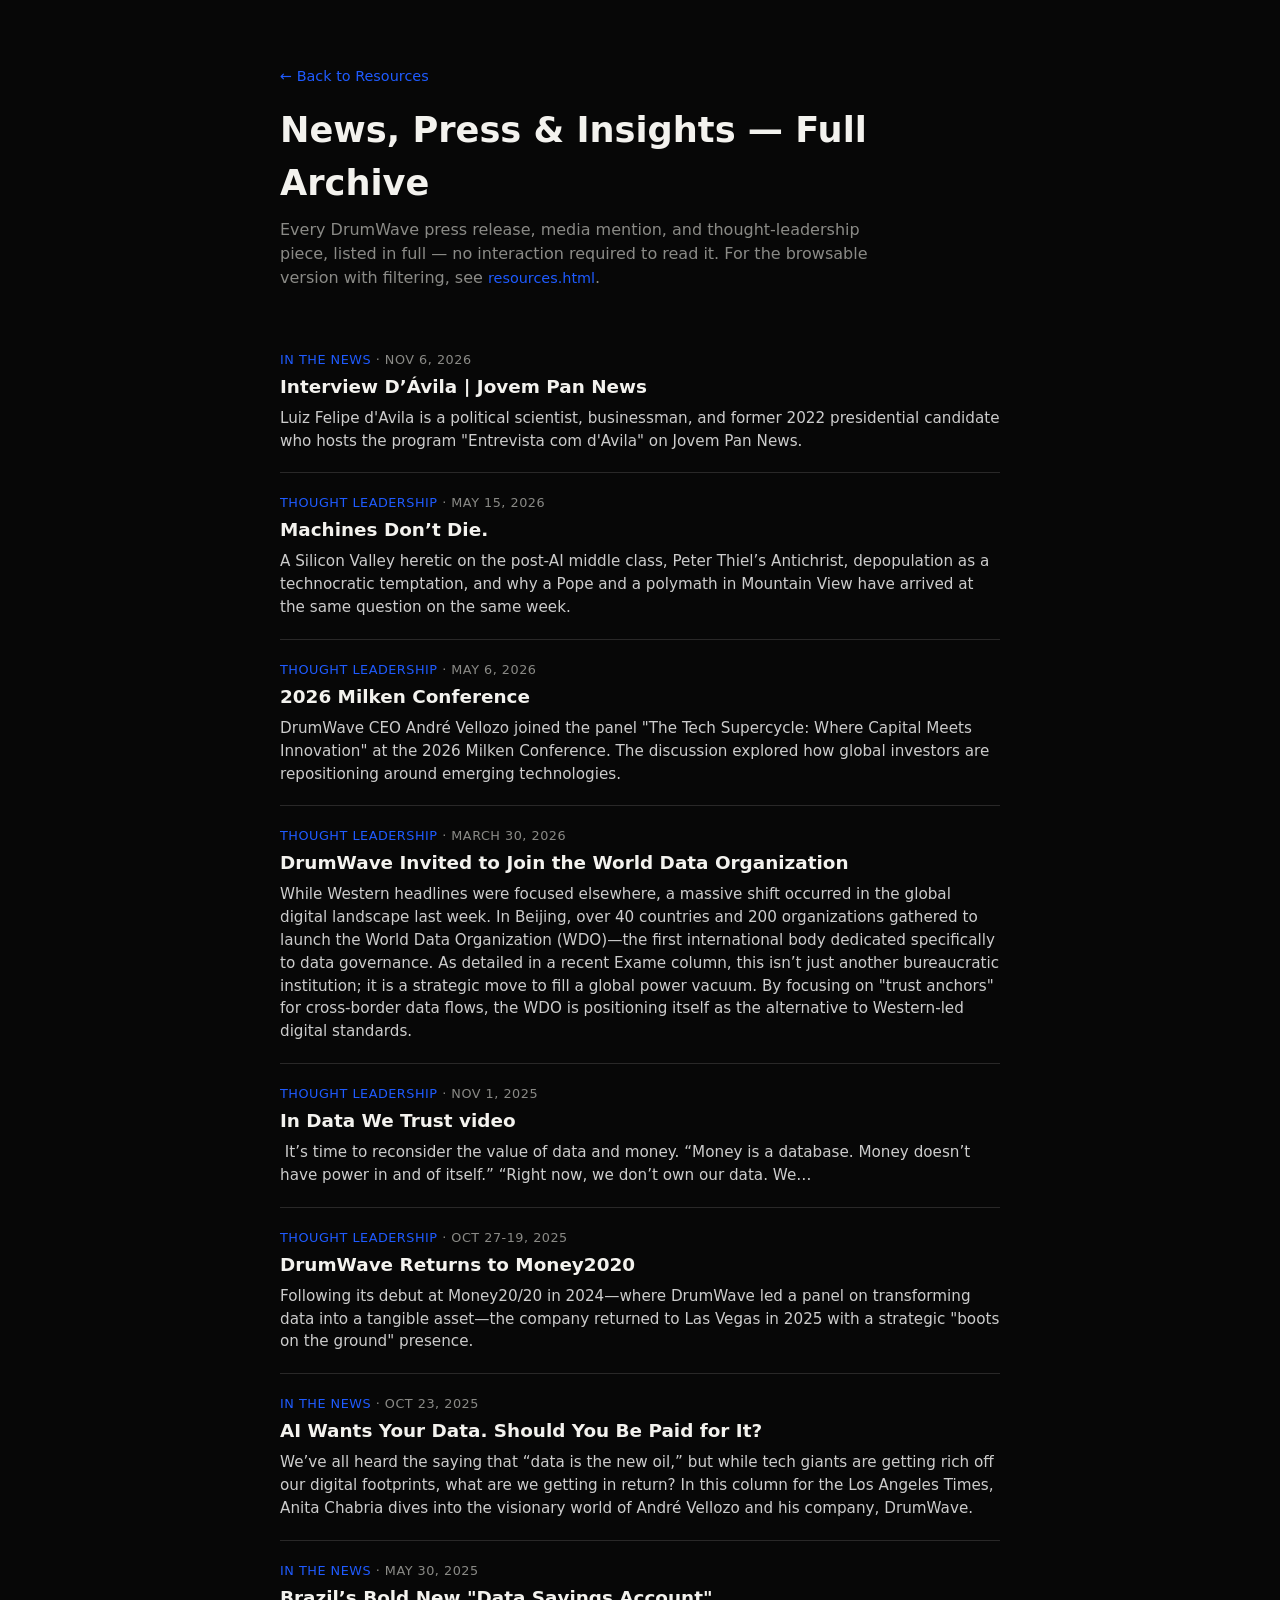
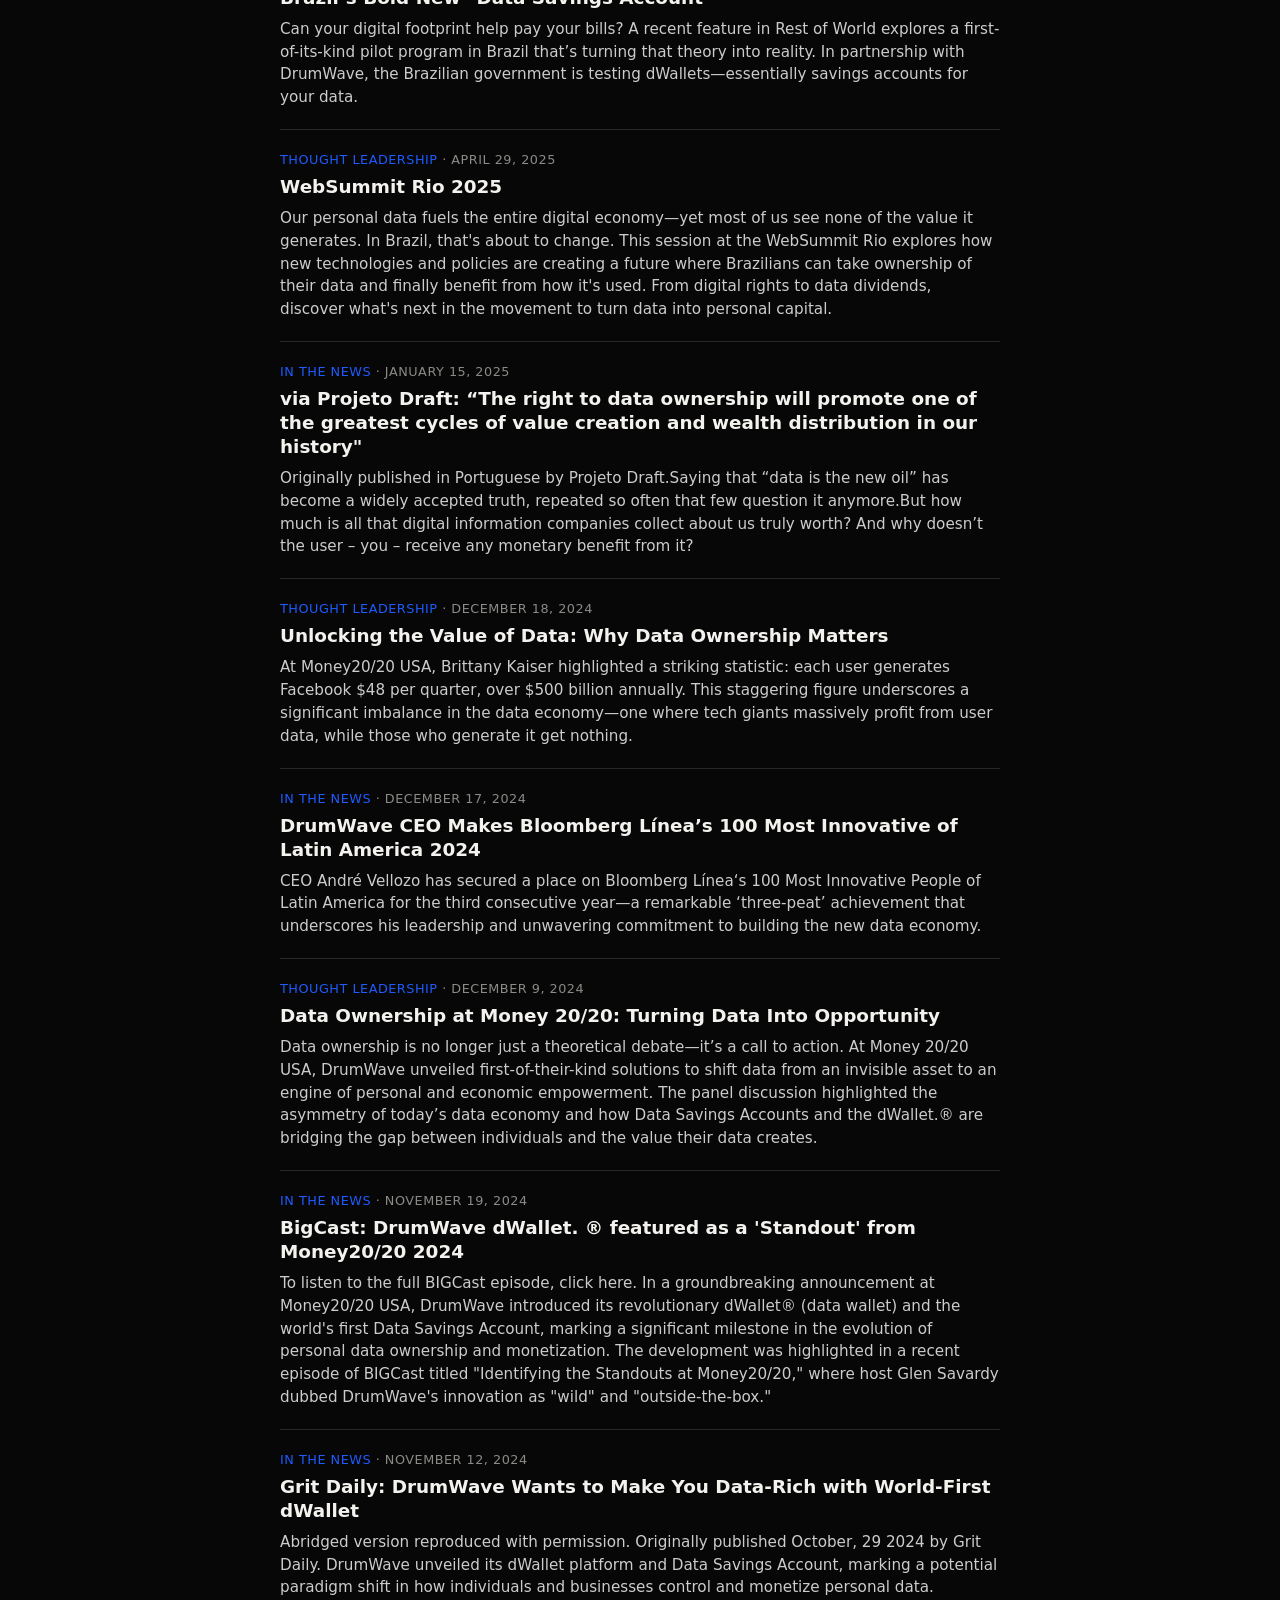
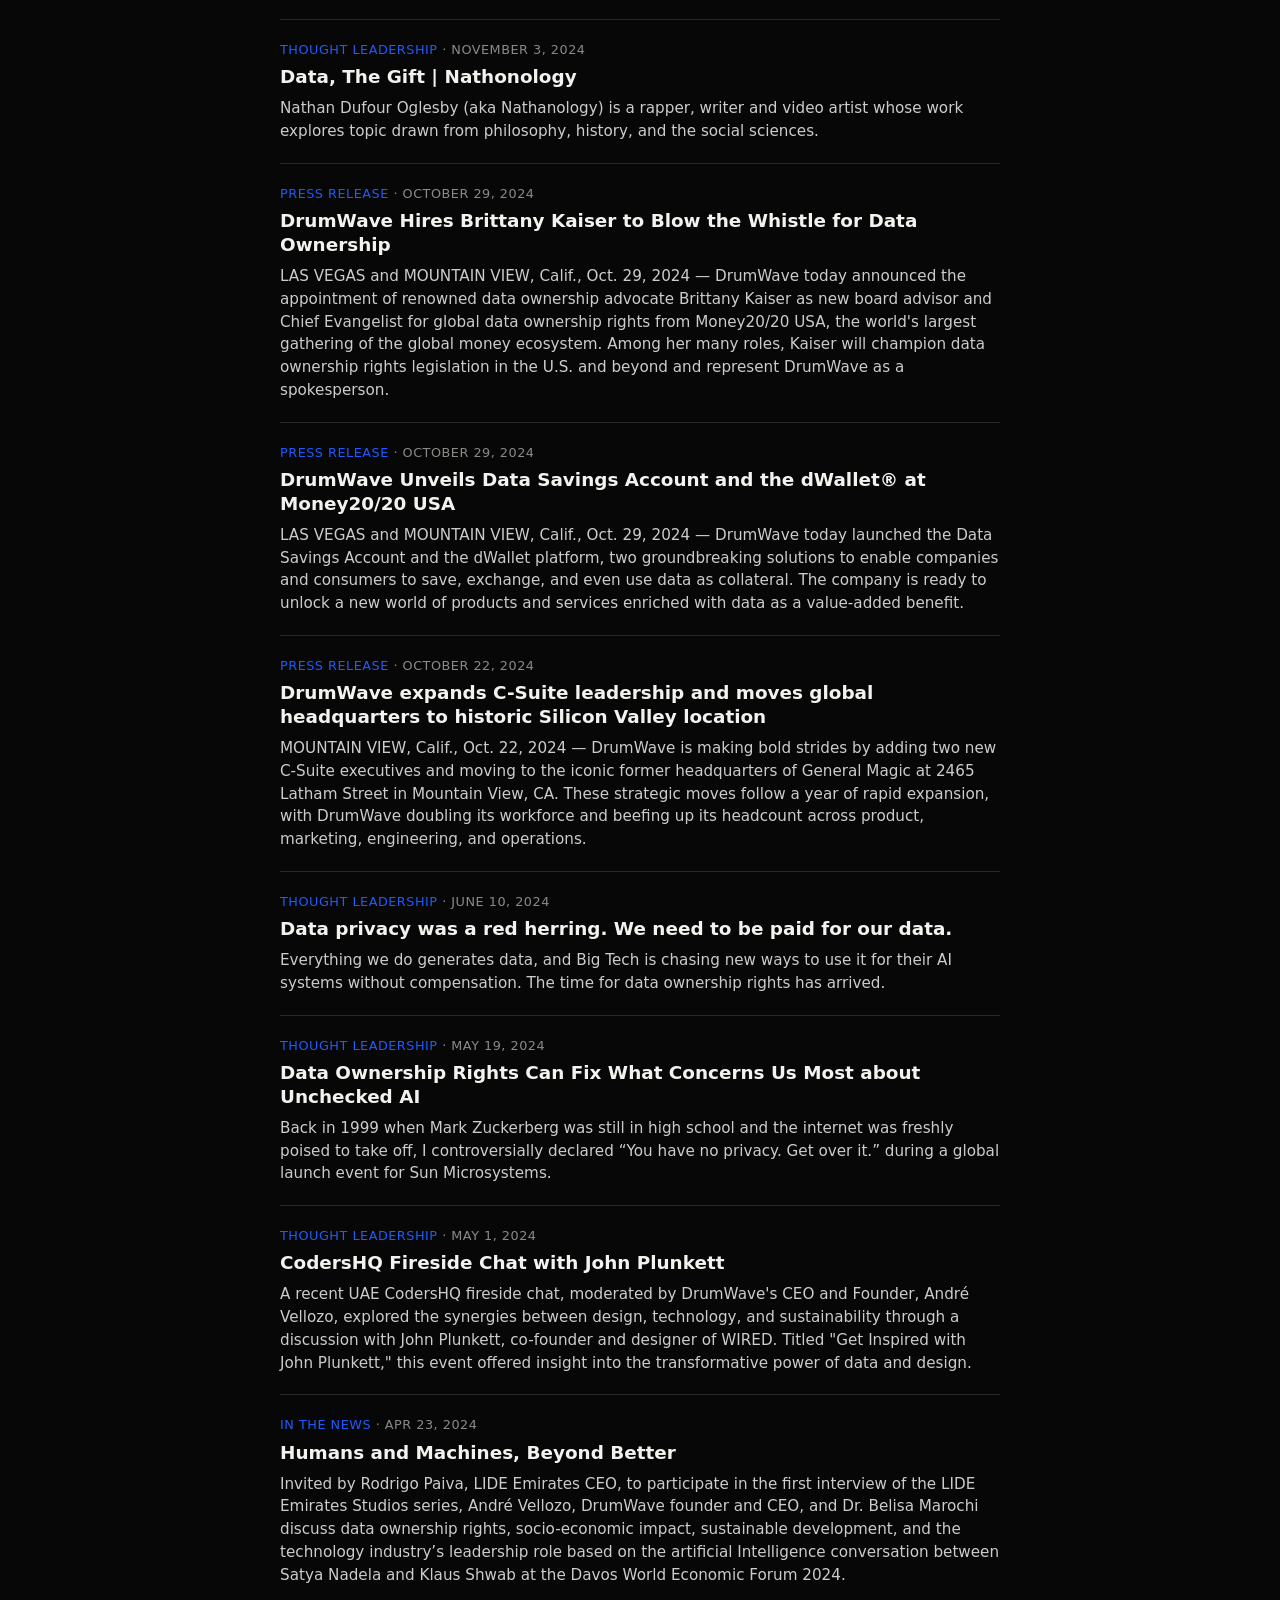
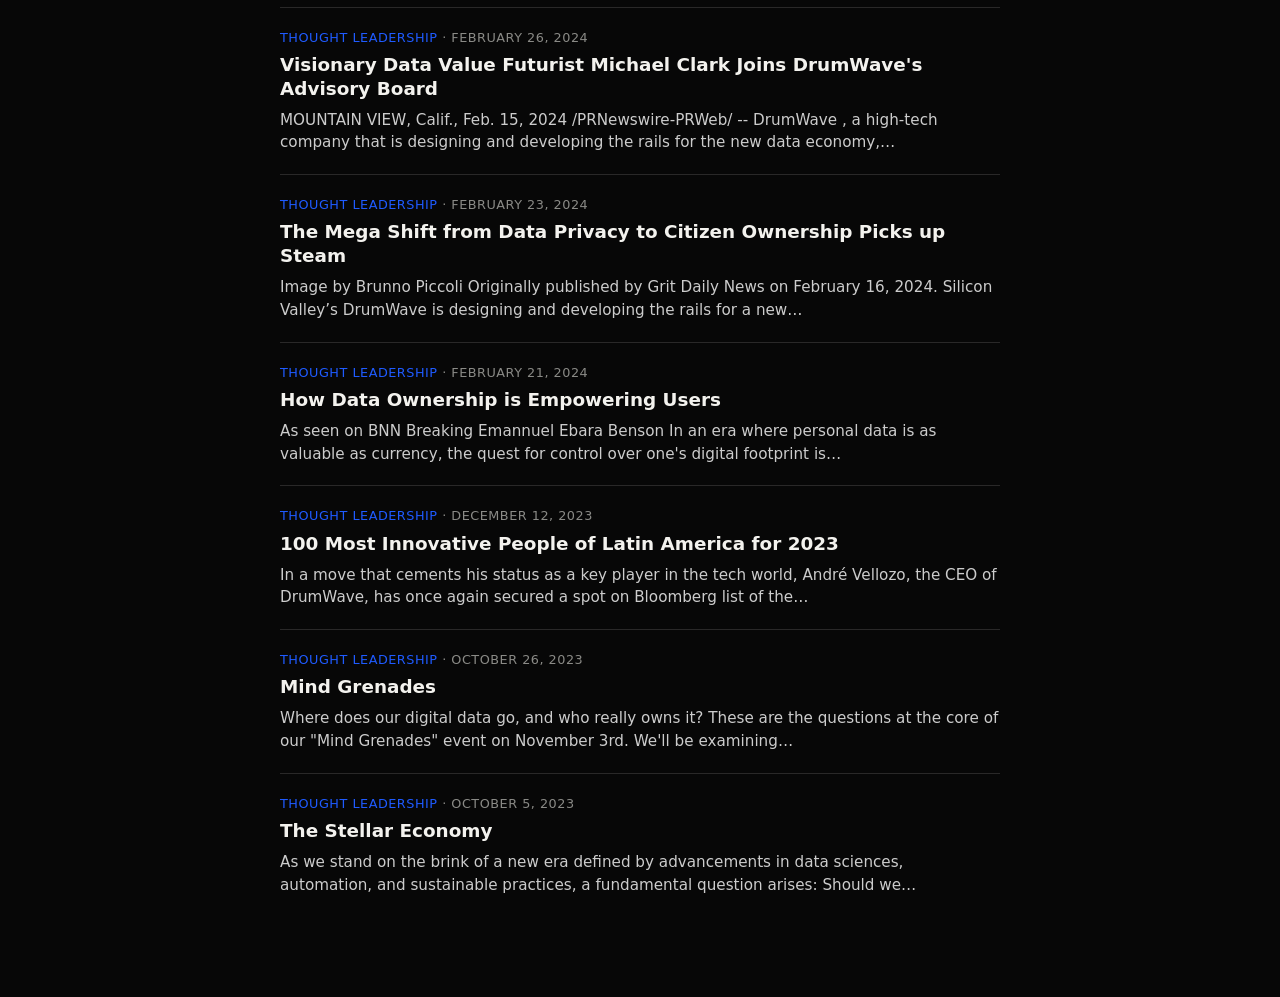
<file: resources/archive.html>
<!doctype html>
<html lang="en">
<head>
<meta charset="utf-8">
<meta name="viewport" content="width=device-width, initial-scale=1">
<title>DrumWave News, Press & Insights: Full Archive</title>
<meta name="description" content="Full, plain-text index of DrumWave's press releases, media coverage, and thought leadership — every entry, with a summary and a link to the full story.">
<meta name="robots" content="index, follow">
<link rel="canonical" href="https://dw26dsp.berocket.com.br/resources/archive.html">

<meta property="og:type" content="website">
<meta property="og:site_name" content="DrumWave">
<meta property="og:title" content="DrumWave News, Press & Insights: Full Archive">
<meta property="og:description" content="Full, plain-text index of DrumWave's press releases, media coverage, and thought leadership.">
<meta property="og:url" content="https://dw26dsp.berocket.com.br/resources/archive.html">
<meta property="og:image" content="https://dw26dsp.berocket.com.br/assets/img/android-chrome-512x512.png">
<meta property="og:image:width" content="512">
<meta property="og:image:height" content="512">
<meta property="og:image:alt" content="DrumWave logo">
<meta property="og:locale" content="en_US">
<meta name="twitter:card" content="summary">
<meta name="twitter:title" content="DrumWave News, Press & Insights: Full Archive">
<meta name="twitter:description" content="Full, plain-text index of DrumWave's press releases, media coverage, and thought leadership.">
<meta name="twitter:image" content="https://dw26dsp.berocket.com.br/assets/img/android-chrome-512x512.png">

<script type="application/ld+json">
{
  "@context": "https://schema.org",
  "@type": "ItemList",
  "name": "DrumWave News, Press & Insights Archive",
  "itemListElement": [
    {
      "@type": "ListItem",
      "position": 1,
      "url": "https://drumwave.com/resources/post.html?slug=interview-davila-jovem-pan-news",
      "name": "Interview D’Ávila | Jovem Pan News"
    },
    {
      "@type": "ListItem",
      "position": 2,
      "url": "https://drumwave.com/resources/post.html?slug=machines-dont-die",
      "name": "Machines Don’t Die."
    },
    {
      "@type": "ListItem",
      "position": 3,
      "url": "https://drumwave.com/resources/post.html?slug=2026-milken-conference",
      "name": "2026 Milken Conference"
    },
    {
      "@type": "ListItem",
      "position": 4,
      "url": "https://drumwave.com/resources/post.html?slug=drumwave-invited-to-join-the-world-data-organization-and-attend-its-inauguration-in-beijing",
      "name": "DrumWave Invited to Join the World Data Organization"
    },
    {
      "@type": "ListItem",
      "position": 5,
      "url": "https://drumwave.com/resources/post.html?slug=in-data-we-trust-video",
      "name": "In Data We Trust video"
    },
    {
      "@type": "ListItem",
      "position": 6,
      "url": "https://drumwave.com/resources/post.html?slug=drumwave-returns-to-money2020",
      "name": "DrumWave Returns to Money2020"
    },
    {
      "@type": "ListItem",
      "position": 7,
      "url": "https://drumwave.com/resources/post.html?slug=ai-wants-your-data-should-you-be-paid-for-it",
      "name": "AI Wants Your Data. Should You Be Paid for It?"
    },
    {
      "@type": "ListItem",
      "position": 8,
      "url": "https://drumwave.com/resources/post.html?slug=brazils-bold-new-data-savings-account",
      "name": "Brazil’s Bold New \"Data Savings Account\""
    },
    {
      "@type": "ListItem",
      "position": 9,
      "url": "https://drumwave.com/resources/post.html?slug=websummit-rio-2025",
      "name": "WebSummit Rio 2025"
    },
    {
      "@type": "ListItem",
      "position": 10,
      "url": "https://drumwave.com/resources/post.html?slug=projeto-draft-andre-vellozo-interview-data-ownership",
      "name": "via Projeto Draft: “The right to data ownership will promote one of the greatest cycles of value creation and wealth distribution in our history\""
    },
    {
      "@type": "ListItem",
      "position": 11,
      "url": "https://drumwave.com/resources/post.html?slug=unlocking-the-value-of-data-why-data-ownership-matters",
      "name": "Unlocking the Value of Data: Why Data Ownership Matters"
    },
    {
      "@type": "ListItem",
      "position": 12,
      "url": "https://drumwave.com/resources/post.html?slug=drumwave-ceo-makes-bloomberg-lineas-100-most-innovative-of-latin-america-2024",
      "name": "DrumWave CEO Makes Bloomberg Línea’s 100 Most Innovative of Latin America 2024"
    },
    {
      "@type": "ListItem",
      "position": 13,
      "url": "https://drumwave.com/resources/post.html?slug=data-ownership-at-money-20-20-turning-data-into-opportunity",
      "name": "Data Ownership at Money 20/20: Turning Data Into Opportunity"
    },
    {
      "@type": "ListItem",
      "position": 14,
      "url": "https://drumwave.com/resources/post.html?slug=drumwave-talks-data-ownership-o-bigcast",
      "name": "BigCast: DrumWave dWallet. ® featured as a 'Standout' from Money20/20 2024"
    },
    {
      "@type": "ListItem",
      "position": 15,
      "url": "https://drumwave.com/resources/post.html?slug=grit-daily-drumwave-wants-to-make-you-data-rich-with-world-first-dwallet",
      "name": "Grit Daily: DrumWave Wants to Make You Data-Rich with World-First dWallet"
    },
    {
      "@type": "ListItem",
      "position": 16,
      "url": "https://drumwave.com/resources/post.html?slug=data-the-gift-nathonology",
      "name": "Data, The Gift | Nathonology"
    },
    {
      "@type": "ListItem",
      "position": 17,
      "url": "https://drumwave.com/resources/post.html?slug=drumwave-hires-brittany-kaiser-to-blow-the-whistle-for-data-ownership",
      "name": "DrumWave Hires Brittany Kaiser to Blow the Whistle for Data Ownership"
    },
    {
      "@type": "ListItem",
      "position": 18,
      "url": "https://drumwave.com/resources/post.html?slug=drumwave-unveils-data-savings-and-dwallet-pr",
      "name": "DrumWave Unveils Data Savings Account and the dWallet® at Money20/20 USA"
    },
    {
      "@type": "ListItem",
      "position": 19,
      "url": "https://drumwave.com/resources/post.html?slug=drumwave-expands-c-suite-leadership-and-moves-global-headquarters-to-historic-silicon-valley-location",
      "name": "DrumWave expands C-Suite leadership and moves global headquarters to historic Silicon Valley location"
    },
    {
      "@type": "ListItem",
      "position": 20,
      "url": "https://drumwave.com/resources/post.html?slug=data-privacy-was-a-red-herring-we-need-to-be-paid-for-our-data",
      "name": "Data privacy was a red herring. We need to be paid for our data."
    },
    {
      "@type": "ListItem",
      "position": 21,
      "url": "https://drumwave.com/resources/post.html?slug=data-ownership-rights-can-fix-what-concerns-us-most-about-unchecked-ai",
      "name": "Data Ownership Rights Can Fix What Concerns Us Most about Unchecked AI"
    },
    {
      "@type": "ListItem",
      "position": 22,
      "url": "https://drumwave.com/resources/post.html?slug=codershq-fireside-chat-with-john-plunkett",
      "name": "CodersHQ Fireside Chat with John Plunkett"
    },
    {
      "@type": "ListItem",
      "position": 23,
      "url": "https://drumwave.com/resources/post.html?slug=humans-and-machines-beyond-better",
      "name": "Humans and Machines, Beyond Better"
    },
    {
      "@type": "ListItem",
      "position": 24,
      "url": "https://drumwave.com/resources/post.html?slug=visionary-data-value-futurist-michael-clark-joins-drumwaves-advisory-board",
      "name": "Visionary Data Value Futurist Michael Clark Joins DrumWave's Advisory Board"
    },
    {
      "@type": "ListItem",
      "position": 25,
      "url": "https://drumwave.com/resources/post.html?slug=the-mega-shift-from-data-privacy-to-citizen-ownership-picks-up-steam",
      "name": "The Mega Shift from Data Privacy to Citizen Ownership Picks up Steam"
    },
    {
      "@type": "ListItem",
      "position": 26,
      "url": "https://drumwave.com/resources/post.html?slug=how-data-ownership-is-empowering-users",
      "name": "How Data Ownership is Empowering Users"
    },
    {
      "@type": "ListItem",
      "position": 27,
      "url": "https://drumwave.com/resources/post.html?slug=100-most-innovative-people-of-latin-america-for-2023",
      "name": "100 Most Innovative People of Latin America for 2023"
    },
    {
      "@type": "ListItem",
      "position": 28,
      "url": "https://drumwave.com/resources/post.html?slug=mind-grenades",
      "name": "Mind Grenades"
    },
    {
      "@type": "ListItem",
      "position": 29,
      "url": "https://drumwave.com/resources/post.html?slug=the-stellar-economy",
      "name": "The Stellar Economy"
    }
  ]
}
</script>
<link rel="icon" type="image/png" sizes="32x32" href="../assets/img/favicon-32x32.png">
<link rel="icon" type="image/png" sizes="16x16" href="../assets/img/favicon-16x16.png">
<link rel="icon" href="../assets/img/favicon.ico">
<link rel="manifest" href="../site.webmanifest">
<style>
  :root{ --ink:#070707; --bone:#F3F2EE; --cobalt:#1F5BFF; --mute:#8A8A86; }
  *{box-sizing:border-box}
  body{margin:0;background:var(--ink);color:var(--bone);font-family:system-ui,-apple-system,sans-serif;line-height:1.5;padding:0 20px}
  main{max-width:720px;margin:0 auto;padding:48px 0 80px}
  h1{font-size:clamp(1.6rem,4vw,2.2rem);margin:0 0 8px}
  .lede{color:var(--mute);margin:0 0 40px;max-width:60ch}
  .entry{padding:20px 0;border-top:1px solid rgba(243,242,238,.14)}
  .entry:first-of-type{border-top:none}
  .entry-meta{margin:0 0 6px;font-size:.8rem;letter-spacing:.04em;text-transform:uppercase;color:var(--mute)}
  .entry-cat{color:var(--cobalt)}
  .entry-title{margin:0 0 8px;font-size:1.15rem;line-height:1.3}
  .entry-title a{color:var(--bone);text-decoration:none}
  .entry-title a:hover{text-decoration:underline}
  .entry-summary{margin:0;color:#ccc;font-size:.95rem}
  a.back{color:var(--cobalt);font-size:.9rem;text-decoration:none}
  a.back:hover{text-decoration:underline}
</style>
</head>
<body>
<main>
  <p><a class="back" href="../resources.html">&larr; Back to Resources</a></p>
  <h1>News, Press &amp; Insights — Full Archive</h1>
  <p class="lede">Every DrumWave press release, media mention, and thought-leadership piece, listed in full — no interaction required to read it. For the browsable version with filtering, see <a class="back" href="../resources.html" style="display:inline">resources.html</a>.</p>
      <article class="entry">
        <p class="entry-meta"><span class="entry-cat">In the News</span> &middot; <time datetime="2026-11-06">Nov 6, 2026</time></p>
        <h2 class="entry-title"><a href="post.html?slug=interview-davila-jovem-pan-news">Interview D’Ávila | Jovem Pan News</a></h2>
        <p class="entry-summary">Luiz Felipe d&#39;Avila is a political scientist, businessman, and former 2022 presidential candidate who hosts the program &quot;Entrevista com d&#39;Avila&quot; on Jovem Pan News.</p>
      </article>
      <article class="entry">
        <p class="entry-meta"><span class="entry-cat">Thought Leadership</span> &middot; <time datetime="2026-05-15">May 15, 2026</time></p>
        <h2 class="entry-title"><a href="post.html?slug=machines-dont-die">Machines Don’t Die.</a></h2>
        <p class="entry-summary">A Silicon Valley heretic on the post-AI middle class, Peter Thiel’s Antichrist, depopulation as a technocratic temptation, and why a Pope and a polymath in Mountain View have arrived at the same question on the same week.</p>
      </article>
      <article class="entry">
        <p class="entry-meta"><span class="entry-cat">Thought Leadership</span> &middot; <time datetime="2026-05-06">May 6, 2026</time></p>
        <h2 class="entry-title"><a href="post.html?slug=2026-milken-conference">2026 Milken Conference</a></h2>
        <p class="entry-summary">DrumWave CEO André Vellozo joined the panel &quot;The Tech Supercycle: Where Capital Meets Innovation&quot; at the 2026 Milken Conference. The discussion explored how global investors are repositioning around emerging technologies.</p>
      </article>
      <article class="entry">
        <p class="entry-meta"><span class="entry-cat">Thought Leadership</span> &middot; <time datetime="2026-03-30">March 30, 2026</time></p>
        <h2 class="entry-title"><a href="post.html?slug=drumwave-invited-to-join-the-world-data-organization-and-attend-its-inauguration-in-beijing">DrumWave Invited to Join the World Data Organization</a></h2>
        <p class="entry-summary">While Western headlines were focused elsewhere, a massive shift occurred in the global digital landscape last week. In Beijing, over 40 countries and 200 organizations gathered to launch the World Data Organization (WDO)—the first international body dedicated specifically to data governance. As detailed in a recent Exame column, this isn’t just another bureaucratic institution; it is a strategic move to fill a global power vacuum. By focusing on &quot;trust anchors&quot; for cross-border data flows, the WDO is positioning itself as the alternative to Western-led digital standards.</p>
      </article>
      <article class="entry">
        <p class="entry-meta"><span class="entry-cat">Thought Leadership</span> &middot; <time datetime="2025-11-01">Nov 1, 2025</time></p>
        <h2 class="entry-title"><a href="post.html?slug=in-data-we-trust-video">In Data We Trust video</a></h2>
        <p class="entry-summary">‍ It’s time to reconsider the value of data and money. “Money is a database. Money doesn’t have power in and of itself.” “Right now, we don’t own our data. We…</p>
      </article>
      <article class="entry">
        <p class="entry-meta"><span class="entry-cat">Thought Leadership</span> &middot; <time datetime="2025-10-27">Oct 27-19, 2025</time></p>
        <h2 class="entry-title"><a href="post.html?slug=drumwave-returns-to-money2020">DrumWave Returns to Money2020</a></h2>
        <p class="entry-summary">Following its debut at Money20/20 in 2024—where DrumWave led a panel on transforming data into a tangible asset—the company returned to Las Vegas in 2025 with a strategic &quot;boots on the ground&quot; presence.</p>
      </article>
      <article class="entry">
        <p class="entry-meta"><span class="entry-cat">In the News</span> &middot; <time datetime="2025-10-23">Oct 23, 2025</time></p>
        <h2 class="entry-title"><a href="post.html?slug=ai-wants-your-data-should-you-be-paid-for-it">AI Wants Your Data. Should You Be Paid for It?</a></h2>
        <p class="entry-summary">We’ve all heard the saying that “data is the new oil,” but while tech giants are getting rich off our digital footprints, what are we getting in return? In this column for the Los Angeles Times, Anita Chabria dives into the visionary world of André Vellozo and his company, DrumWave.</p>
      </article>
      <article class="entry">
        <p class="entry-meta"><span class="entry-cat">In the News</span> &middot; <time datetime="2025-05-30">May 30, 2025</time></p>
        <h2 class="entry-title"><a href="post.html?slug=brazils-bold-new-data-savings-account">Brazil’s Bold New &quot;Data Savings Account&quot;</a></h2>
        <p class="entry-summary">Can your digital footprint help pay your bills? A recent feature in Rest of World explores a first-of-its-kind pilot program in Brazil that’s turning that theory into reality. In partnership with DrumWave, the Brazilian government is testing dWallets—essentially savings accounts for your data.</p>
      </article>
      <article class="entry">
        <p class="entry-meta"><span class="entry-cat">Thought Leadership</span> &middot; <time datetime="2025-04-29">April 29, 2025</time></p>
        <h2 class="entry-title"><a href="post.html?slug=websummit-rio-2025">WebSummit Rio 2025</a></h2>
        <p class="entry-summary">Our personal data fuels the entire digital economy—yet most of us see none of the value it generates. In Brazil, that&#39;s about to change. This session at the WebSummit Rio explores how new technologies and policies are creating a future where Brazilians can take ownership of their data and finally benefit from how it&#39;s used. From digital rights to data dividends, discover what&#39;s next in the movement to turn data into personal capital.</p>
      </article>
      <article class="entry">
        <p class="entry-meta"><span class="entry-cat">In the News</span> &middot; <time datetime="2025-01-15">January 15, 2025</time></p>
        <h2 class="entry-title"><a href="post.html?slug=projeto-draft-andre-vellozo-interview-data-ownership">via Projeto Draft: “The right to data ownership will promote one of the greatest cycles of value creation and wealth distribution in our history&quot;</a></h2>
        <p class="entry-summary">Originally published in Portuguese by Projeto Draft.Saying that “data is the new oil” has become a widely accepted truth, repeated so often that few question it anymore.But how much is all that digital information companies collect about us truly worth? And why doesn’t the user – you – receive any monetary benefit from it?</p>
      </article>
      <article class="entry">
        <p class="entry-meta"><span class="entry-cat">Thought Leadership</span> &middot; <time datetime="2024-12-18">December 18, 2024</time></p>
        <h2 class="entry-title"><a href="post.html?slug=unlocking-the-value-of-data-why-data-ownership-matters">Unlocking the Value of Data: Why Data Ownership Matters</a></h2>
        <p class="entry-summary">At Money20/20 USA, Brittany Kaiser highlighted a striking statistic: each user generates Facebook $48 per quarter, over $500 billion annually. This staggering figure underscores a significant imbalance in the data economy—one where tech giants massively profit from user data, while those who generate it get nothing.</p>
      </article>
      <article class="entry">
        <p class="entry-meta"><span class="entry-cat">In the News</span> &middot; <time datetime="2024-12-17">December 17, 2024</time></p>
        <h2 class="entry-title"><a href="post.html?slug=drumwave-ceo-makes-bloomberg-lineas-100-most-innovative-of-latin-america-2024">DrumWave CEO Makes Bloomberg Línea’s 100 Most Innovative of Latin America 2024</a></h2>
        <p class="entry-summary">CEO André Vellozo has secured a place on Bloomberg Línea‘s 100 Most Innovative People of Latin America for the third consecutive year—a remarkable ‘three-peat’ achievement that underscores his leadership and unwavering commitment to building the new data economy.</p>
      </article>
      <article class="entry">
        <p class="entry-meta"><span class="entry-cat">Thought Leadership</span> &middot; <time datetime="2024-12-09">December 9, 2024</time></p>
        <h2 class="entry-title"><a href="post.html?slug=data-ownership-at-money-20-20-turning-data-into-opportunity">Data Ownership at Money 20/20: Turning Data Into Opportunity</a></h2>
        <p class="entry-summary">Data ownership is no longer just a theoretical debate—it’s a call to action. At Money 20/20 USA, DrumWave unveiled first-of-their-kind solutions to shift data from an invisible asset to an engine of personal and economic empowerment. The panel discussion highlighted the asymmetry of today’s data economy and how Data Savings Accounts and the dWallet.® are bridging the gap between individuals and the value their data creates.</p>
      </article>
      <article class="entry">
        <p class="entry-meta"><span class="entry-cat">In the News</span> &middot; <time datetime="2024-11-19">November 19, 2024</time></p>
        <h2 class="entry-title"><a href="post.html?slug=drumwave-talks-data-ownership-o-bigcast">BigCast: DrumWave dWallet. ® featured as a &#39;Standout&#39; from Money20/20 2024</a></h2>
        <p class="entry-summary">To listen to the full BIGCast episode, click here. In a groundbreaking announcement at Money20/20 USA, DrumWave introduced its revolutionary dWallet® (data wallet) and the world&#39;s first Data Savings Account, marking a significant milestone in the evolution of personal data ownership and monetization. The development was highlighted in a recent episode of BIGCast titled &quot;Identifying the Standouts at Money20/20,&quot; where host Glen Savardy dubbed DrumWave&#39;s innovation as &quot;wild&quot; and &quot;outside-the-box.&quot;</p>
      </article>
      <article class="entry">
        <p class="entry-meta"><span class="entry-cat">In the News</span> &middot; <time datetime="2024-11-12">November 12, 2024</time></p>
        <h2 class="entry-title"><a href="post.html?slug=grit-daily-drumwave-wants-to-make-you-data-rich-with-world-first-dwallet">Grit Daily: DrumWave Wants to Make You Data-Rich with World-First dWallet</a></h2>
        <p class="entry-summary">Abridged version reproduced with permission. Originally published October, 29 2024 by Grit Daily. DrumWave unveiled its dWallet platform and Data Savings Account, marking a potential paradigm shift in how individuals and businesses control and monetize personal data.</p>
      </article>
      <article class="entry">
        <p class="entry-meta"><span class="entry-cat">Thought Leadership</span> &middot; <time datetime="2024-11-03">November 3, 2024</time></p>
        <h2 class="entry-title"><a href="post.html?slug=data-the-gift-nathonology">Data, The Gift | Nathonology</a></h2>
        <p class="entry-summary">Nathan Dufour Oglesby (aka Nathanology) is a rapper, writer and video artist whose work explores topic drawn from philosophy, history, and the social sciences.</p>
      </article>
      <article class="entry">
        <p class="entry-meta"><span class="entry-cat">Press Release</span> &middot; <time datetime="2024-10-29">October 29, 2024</time></p>
        <h2 class="entry-title"><a href="post.html?slug=drumwave-hires-brittany-kaiser-to-blow-the-whistle-for-data-ownership">DrumWave Hires Brittany Kaiser to Blow the Whistle for Data Ownership</a></h2>
        <p class="entry-summary">LAS VEGAS and MOUNTAIN VIEW, Calif., Oct. 29, 2024 — DrumWave today announced the appointment of renowned data ownership advocate Brittany Kaiser as new board advisor and Chief Evangelist for global data ownership rights from Money20/20 USA, the world&#39;s largest gathering of the global money ecosystem. Among her many roles, Kaiser will champion data ownership rights legislation in the U.S. and beyond and represent DrumWave as a spokesperson.</p>
      </article>
      <article class="entry">
        <p class="entry-meta"><span class="entry-cat">Press Release</span> &middot; <time datetime="2024-10-29">October 29, 2024</time></p>
        <h2 class="entry-title"><a href="post.html?slug=drumwave-unveils-data-savings-and-dwallet-pr">DrumWave Unveils Data Savings Account and the dWallet® at Money20/20 USA</a></h2>
        <p class="entry-summary">LAS VEGAS and MOUNTAIN VIEW, Calif., Oct. 29, 2024 — DrumWave today launched the Data Savings Account and the dWallet platform, two groundbreaking solutions to enable companies and consumers to save, exchange, and even use data as collateral. The company is ready to unlock a new world of products and services enriched with data as a value-added benefit.</p>
      </article>
      <article class="entry">
        <p class="entry-meta"><span class="entry-cat">Press Release</span> &middot; <time datetime="2024-10-22">October 22, 2024</time></p>
        <h2 class="entry-title"><a href="post.html?slug=drumwave-expands-c-suite-leadership-and-moves-global-headquarters-to-historic-silicon-valley-location">DrumWave expands C-Suite leadership and moves global headquarters to historic Silicon Valley location</a></h2>
        <p class="entry-summary">MOUNTAIN VIEW, Calif., Oct. 22, 2024 — DrumWave is making bold strides by adding two new C-Suite executives and moving to the iconic former headquarters of General Magic at 2465 Latham Street in Mountain View, CA. These strategic moves follow a year of rapid expansion, with DrumWave doubling its workforce and beefing up its headcount across product, marketing, engineering, and operations.</p>
      </article>
      <article class="entry">
        <p class="entry-meta"><span class="entry-cat">Thought Leadership</span> &middot; <time datetime="2024-06-10">June 10, 2024</time></p>
        <h2 class="entry-title"><a href="post.html?slug=data-privacy-was-a-red-herring-we-need-to-be-paid-for-our-data">Data privacy was a red herring. We need to be paid for our data.</a></h2>
        <p class="entry-summary">Everything we do generates data, and Big Tech is chasing new ways to use it for their AI systems without compensation. The time for data ownership rights has arrived.</p>
      </article>
      <article class="entry">
        <p class="entry-meta"><span class="entry-cat">Thought Leadership</span> &middot; <time datetime="2024-05-19">May 19, 2024</time></p>
        <h2 class="entry-title"><a href="post.html?slug=data-ownership-rights-can-fix-what-concerns-us-most-about-unchecked-ai">Data Ownership Rights Can Fix What Concerns Us Most about Unchecked AI</a></h2>
        <p class="entry-summary">Back in 1999 when Mark Zuckerberg was still in high school and the internet was freshly poised to take off, I controversially declared “You have no privacy. Get over it.” during a global launch event for Sun Microsystems.</p>
      </article>
      <article class="entry">
        <p class="entry-meta"><span class="entry-cat">Thought Leadership</span> &middot; <time datetime="2024-05-01">May 1, 2024</time></p>
        <h2 class="entry-title"><a href="post.html?slug=codershq-fireside-chat-with-john-plunkett">CodersHQ Fireside Chat with John Plunkett</a></h2>
        <p class="entry-summary">A recent UAE CodersHQ fireside chat, moderated by DrumWave&#39;s CEO and Founder, André Vellozo, explored the synergies between design, technology, and sustainability through a discussion with John Plunkett, co-founder and designer of WIRED. Titled &quot;Get Inspired with John Plunkett,&quot; this event offered insight into the transformative power of data and design.</p>
      </article>
      <article class="entry">
        <p class="entry-meta"><span class="entry-cat">In the News</span> &middot; <time datetime="2024-04-23">Apr 23, 2024</time></p>
        <h2 class="entry-title"><a href="post.html?slug=humans-and-machines-beyond-better">Humans and Machines, Beyond Better</a></h2>
        <p class="entry-summary">Invited by Rodrigo Paiva, LIDE Emirates CEO, to participate in the first interview of the LIDE Emirates Studios series, André Vellozo, DrumWave founder and CEO, and Dr. Belisa Marochi discuss data ownership rights, socio-economic impact, sustainable development, and the technology industry’s leadership role based on the artificial Intelligence conversation between Satya Nadela and Klaus Shwab at the Davos World Economic Forum 2024.</p>
      </article>
      <article class="entry">
        <p class="entry-meta"><span class="entry-cat">Thought Leadership</span> &middot; <time datetime="2024-02-26">February 26, 2024</time></p>
        <h2 class="entry-title"><a href="post.html?slug=visionary-data-value-futurist-michael-clark-joins-drumwaves-advisory-board">Visionary Data Value Futurist Michael Clark Joins DrumWave&#39;s Advisory Board</a></h2>
        <p class="entry-summary">MOUNTAIN VIEW, Calif., Feb. 15, 2024 /PRNewswire-PRWeb/ -- DrumWave , a high-tech company that is designing and developing the rails for the new data economy,…</p>
      </article>
      <article class="entry">
        <p class="entry-meta"><span class="entry-cat">Thought Leadership</span> &middot; <time datetime="2024-02-23">February 23, 2024</time></p>
        <h2 class="entry-title"><a href="post.html?slug=the-mega-shift-from-data-privacy-to-citizen-ownership-picks-up-steam">The Mega Shift from Data Privacy to Citizen Ownership Picks up Steam</a></h2>
        <p class="entry-summary">Image by Brunno Piccoli Originally published by Grit Daily News on February 16, 2024. Silicon Valley’s DrumWave is designing and developing the rails for a new…</p>
      </article>
      <article class="entry">
        <p class="entry-meta"><span class="entry-cat">Thought Leadership</span> &middot; <time datetime="2024-02-21">February 21, 2024</time></p>
        <h2 class="entry-title"><a href="post.html?slug=how-data-ownership-is-empowering-users">How Data Ownership is Empowering Users</a></h2>
        <p class="entry-summary">As seen on BNN Breaking Emannuel Ebara Benson In an era where personal data is as valuable as currency, the quest for control over one&#39;s digital footprint is…</p>
      </article>
      <article class="entry">
        <p class="entry-meta"><span class="entry-cat">Thought Leadership</span> &middot; <time datetime="2023-12-12">December 12, 2023</time></p>
        <h2 class="entry-title"><a href="post.html?slug=100-most-innovative-people-of-latin-america-for-2023">100 Most Innovative People of Latin America for 2023</a></h2>
        <p class="entry-summary">In a move that cements his status as a key player in the tech world, André Vellozo, the CEO of DrumWave, has once again secured a spot on Bloomberg list of the…</p>
      </article>
      <article class="entry">
        <p class="entry-meta"><span class="entry-cat">Thought Leadership</span> &middot; <time datetime="2023-10-26">October 26, 2023</time></p>
        <h2 class="entry-title"><a href="post.html?slug=mind-grenades">Mind Grenades</a></h2>
        <p class="entry-summary">Where does our digital data go, and who really owns it? These are the questions at the core of our &quot;Mind Grenades&quot; event on November 3rd. We&#39;ll be examining…</p>
      </article>
      <article class="entry">
        <p class="entry-meta"><span class="entry-cat">Thought Leadership</span> &middot; <time datetime="2023-10-05">October 5, 2023</time></p>
        <h2 class="entry-title"><a href="post.html?slug=the-stellar-economy">The Stellar Economy</a></h2>
        <p class="entry-summary">As we stand on the brink of a new era defined by advancements in data sciences, automation, and sustainable practices, a fundamental question arises: Should we…</p>
      </article>
</main>
</body>
</html>
</file>
